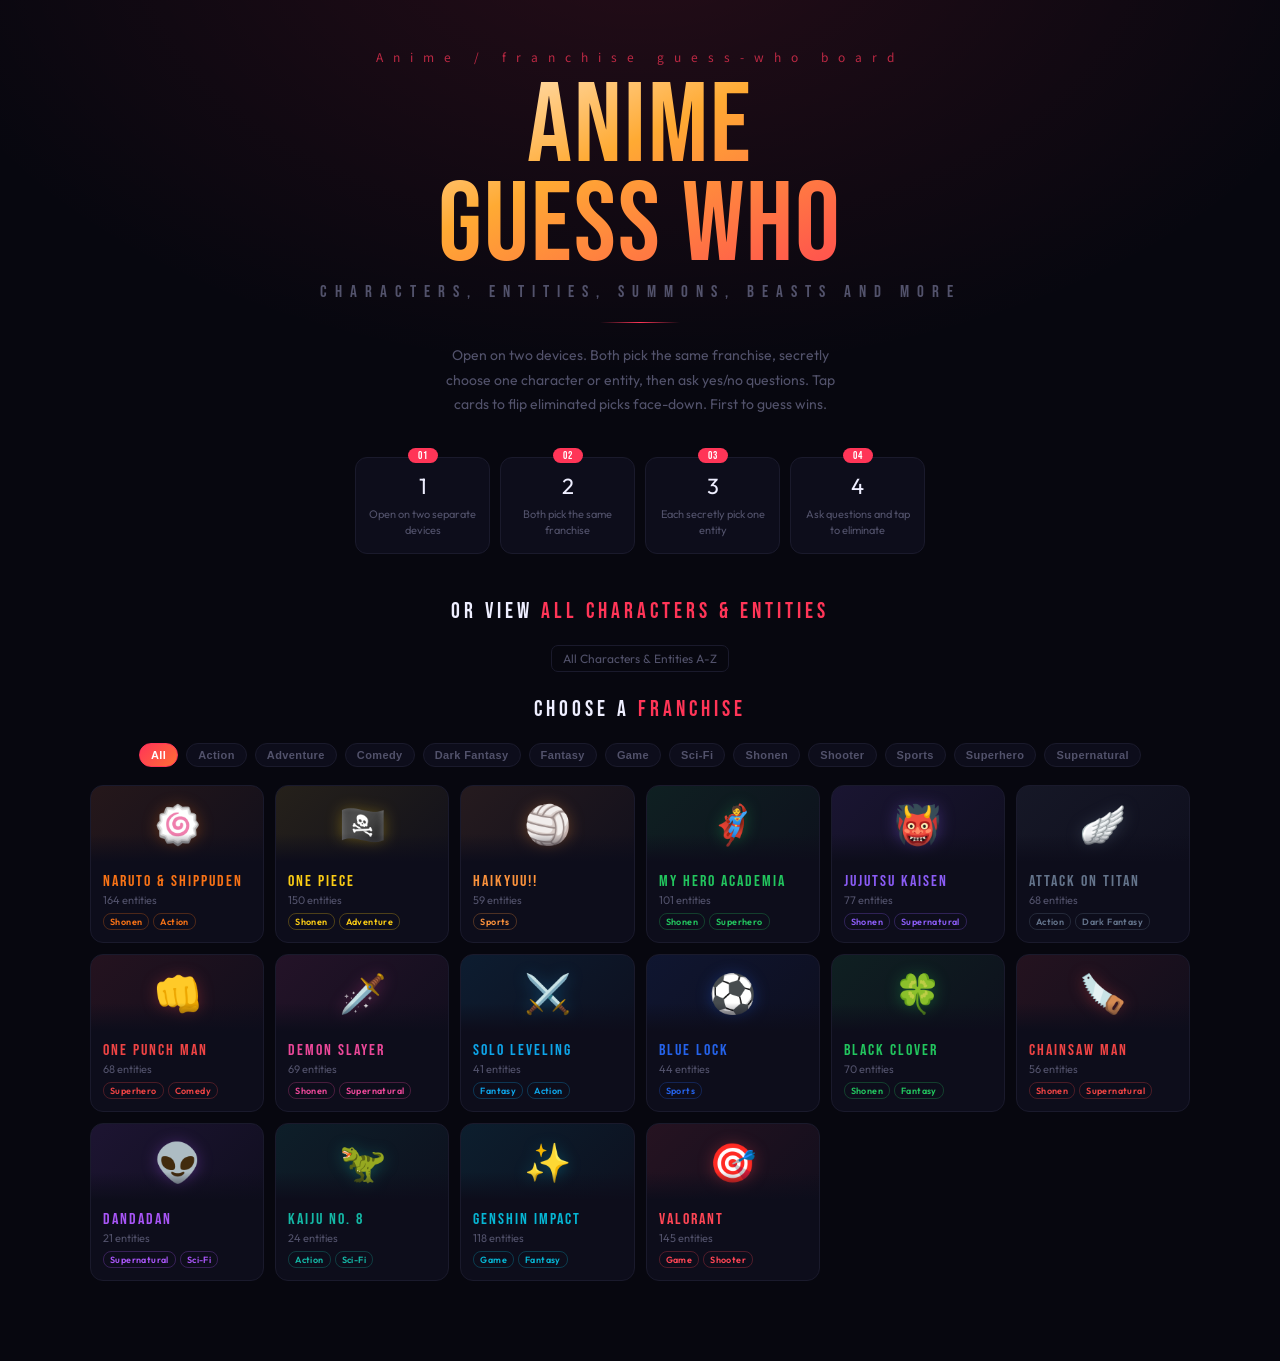
<file: index.html>
<!doctype html>
<html lang="en">
  <head>
    <meta charset="UTF-8" />
    <meta
      name="viewport"
      content="width=device-width,initial-scale=1.0,maximum-scale=1.0"
    />
    <title>Anime Guess Who</title>
    <link
      href="https://fonts.googleapis.com/css2?family=Bebas+Neue&family=Outfit:wght@300;400;600;700&family=Noto+Sans+JP:wght@700&display=swap"
      rel="stylesheet"
    />
    <link rel="stylesheet" href="css/base.css" />
    <link rel="stylesheet" href="css/home.css" />
    <link rel="stylesheet" href="css/game.css" />
    <link rel="stylesheet" href="css/card.css" />
  </head>
  <body>
    <div id="home" class="screen active">
      <div class="hglow"></div>
      <div class="hero">
        <span class="jp">Anime / franchise guess-who board</span>
        <div class="title">ANIME<br />GUESS WHO</div>
        <div class="subtitle">
          CHARACTERS, ENTITIES, SUMMONS, BEASTS AND MORE
        </div>
        <div class="rule"></div>
        <p class="desc">
          Open on two devices. Both pick the same franchise, secretly choose one
          character or entity, then ask yes/no questions. Tap cards to flip
          eliminated picks face-down. First to guess wins.
        </p>
      </div>
      <div class="how">
        <div class="step" data-n="01">
          <div class="step-i">1</div>
          <div class="step-t">Open on two separate devices</div>
        </div>
        <div class="step" data-n="02">
          <div class="step-i">2</div>
          <div class="step-t">Both pick the same franchise</div>
        </div>
        <div class="step" data-n="03">
          <div class="step-i">3</div>
          <div class="step-t">Each secretly pick one entity</div>
        </div>
        <div class="step" data-n="04">
          <div class="step-i">4</div>
          <div class="step-t">Ask questions and tap to eliminate</div>
        </div>
      </div>
      <div class="sec">OR VIEW <span>ALL CHARACTERS &amp; ENTITIES</span></div>
      <div style="text-align: center; margin-bottom: 24px">
        <button class="rbtn" id="allchars-btn">
          All Characters &amp; Entities A-Z
        </button>
      </div>
      <div class="sec">CHOOSE A <span>FRANCHISE</span></div>
      <div class="catbar" id="catbar"></div>
      <div class="agrid" id="agrid"></div>
    </div>

    <div id="game" class="screen">
      <div class="ghead">
        <div class="ghl">
          <button class="back" id="back-btn">Back</button>
          <div class="gtitle" id="gtitle"></div>
        </div>
        <div class="stats">
          <div class="pill">Active: <b id="sa">0</b></div>
          <div class="pill">Eliminated: <b id="se">0</b></div>
        </div>
        <div class="gactions">
          <button class="rbtn" id="reset-btn">Reset</button>
        </div>
      </div>
      <div class="board">
        <div class="tip">
          <span style="font-size: 18px">Play</span>
          <div class="tip-t">
            <strong>Lock in your secret pick from the board.</strong>
            Tap cards to flip them face-down, or use the secret-card dock so you
            never lose track of your chosen card.
            <span class="tip-hint"
              >Right-click any card to upload a custom image for that entity
              during the current session.</span
            >
          </div>
        </div>
        <div class="board-tools">
          <section id="secret-card-panel" class="secret-card-panel"></section>
          <section id="board-options" class="board-options"></section>
        </div>
        <div id="dataset-status" class="dataset-status"></div>
        <div class="cgrid" id="cgrid"></div>
      </div>
    </div>

    <script src="js/data.js"></script>
    <script src="js/api.js"></script>
    <script src="js/ui.js"></script>
    <script src="js/game.js"></script>
    <script src="js/main.js"></script>
  </body>
</html>
</file>
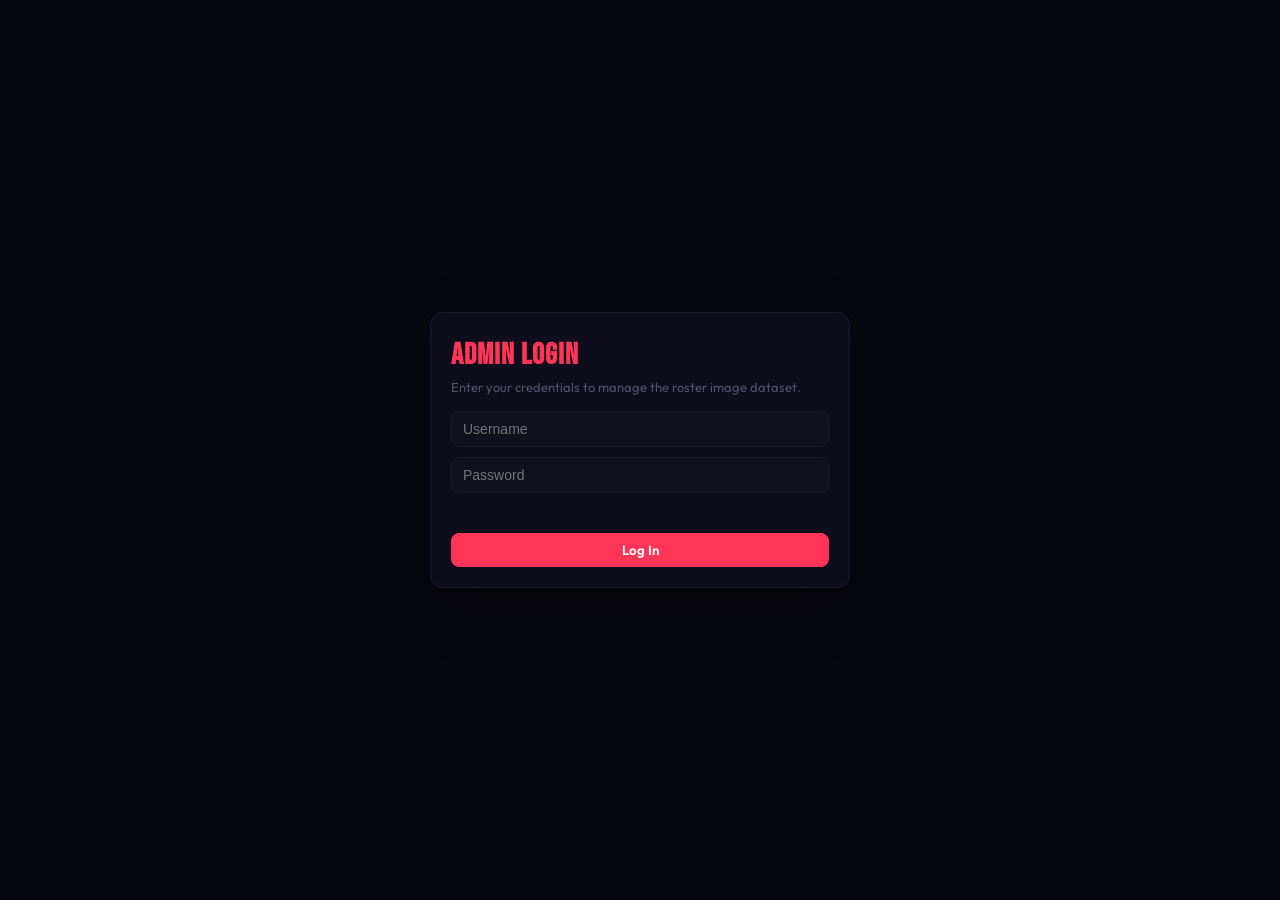
<file: admin.html>
<!DOCTYPE html>
<html lang="en">
<head>
<meta charset="UTF-8" />
<meta name="viewport" content="width=device-width,initial-scale=1.0" />
<title>Roster Dataset Admin</title>
<link href="https://fonts.googleapis.com/css2?family=Bebas+Neue&family=Outfit:wght@300;400;600;700&display=swap" rel="stylesheet" />
<link rel="stylesheet" href="css/base.css" />
<link rel="stylesheet" href="css/admin.css" />
</head>
<body>
  <div id="login-screen" class="login-wrap">
    <div class="login-box">
      <h1 class="login-title">Admin Login</h1>
      <p class="login-sub">Enter your credentials to manage the roster image dataset.</p>
      <form id="login-form" class="login-form">
        <input
          id="admin-username"
          class="login-input"
          type="text"
          autocomplete="username"
          placeholder="Username"
        />
        <input
          id="admin-password"
          class="login-input"
          type="password"
          autocomplete="current-password"
          placeholder="Password"
        />
        <div id="login-error" class="login-error" aria-live="polite"></div>
        <button type="submit" class="btn login-btn">Log In</button>
      </form>
    </div>
  </div>

  <main id="admin-app" class="admin-wrap" style="display:none">
    <header class="admin-head">
      <h1>Roster Admin</h1>
      <p>Manage franchise rosters, fill missing images, hide unsupported entries, and export a clean dataset JSON for the game.</p>
      <div class="admin-actions">
        <a class="btn ghost" href="index.html">Back to Game</a>
        <button class="btn ghost" id="rebuild-btn">Rebuild from Roster</button>
        <button class="btn" id="add-character-btn">Add Entity</button>
        <button class="btn" id="export-btn">Export Updated Dataset</button>
      </div>
    </header>

    <section class="toolbar">
      <input id="search" type="search" placeholder="Search franchise, entity, or AniList ID..." />
      <select id="anime-filter" class="anime-filter">
        <option value="all">All rosters</option>
      </select>
      <label class="toggle-chip">
        <input id="missing-only-toggle" type="checkbox" />
        Missing only
      </label>
      <div class="stat" id="stats">Loading...</div>
    </section>

    <section id="summary-grid" class="summary-grid"></section>
    <section id="list" class="list"></section>
  </main>

  <script src="js/data.js"></script>
  <script src="js/admin.js"></script>
</body>
</html>
</file>
<file: css/base.css>
/* base.css — Variables, reset, animations */
:root {
  --bg:#07070f; --surface:#0d0d1b; --card:#10101e;
  --border:#1a1a2c; --text:#eeeeff; --muted:#52526b;
  --accent:#ff3557; --gold:#ffaa33; --radius:13px;
  --font-d:'Bebas Neue',sans-serif; --font-b:'Outfit',sans-serif;
}
*,*::before,*::after { box-sizing:border-box; margin:0; padding:0; }
html,body { width:100%; min-height:100vh; background:var(--bg); color:var(--text); font-family:var(--font-b); overflow-x:hidden; }
.screen { display:none; }
.screen.active { display:block; }
#home.active { display:flex; flex-direction:column; align-items:center; }
@keyframes cin { from{opacity:0;transform:translateY(12px)} to{opacity:1;transform:none} }
::-webkit-scrollbar{width:5px} ::-webkit-scrollbar-track{background:var(--bg)} ::-webkit-scrollbar-thumb{background:var(--border);border-radius:3px}
.loading-screen { grid-column:1/-1; text-align:center; padding:70px 20px; }
.load-bar-wrap { width:260px; height:4px; background:var(--border); border-radius:2px; margin:14px auto 0; overflow:hidden; }
.load-bar { height:100%; background:var(--accent); border-radius:2px; width:0%; transition:width .3s; }
</file>
<file: css/home.css>
/* home.css — Hero, steps, anime grid */
#home { min-height:100vh; padding:48px 20px 80px; position:relative; }
.hglow { position:absolute; inset:0; background:radial-gradient(ellipse 90% 50% at 50% -5%,rgba(255,53,87,.12) 0%,transparent 65%); pointer-events:none; }
.hero { position:relative; z-index:1; text-align:center; max-width:680px; }
.jp { font-family:'Noto Sans JP',sans-serif; font-size:12px; letter-spacing:10px; color:var(--accent); opacity:.7; display:block; margin-bottom:14px; }
.title { font-family:var(--font-d); font-size:clamp(54px,12vw,112px); line-height:.88; background:linear-gradient(155deg,#fff 0%,#ffaa33 42%,#ff3557 100%); -webkit-background-clip:text; -webkit-text-fill-color:transparent; background-clip:text; letter-spacing:2px; margin-bottom:6px; }
.subtitle { font-family:var(--font-d); font-size:clamp(12px,2.4vw,17px); letter-spacing:8px; color:var(--muted); margin-bottom:20px; }
.rule { width:80px; height:1px; background:linear-gradient(90deg,transparent,var(--accent),transparent); margin:0 auto 20px; }
.desc { font-size:14px; line-height:1.75; color:var(--muted); max-width:420px; margin:0 auto 40px; }
.how { display:flex; gap:10px; flex-wrap:wrap; justify-content:center; margin-bottom:44px; position:relative; z-index:1; }
.step { background:var(--surface); border:1px solid var(--border); border-radius:12px; padding:14px 12px; width:135px; text-align:center; position:relative; }
.step::before { content:attr(data-n); position:absolute; top:-10px; left:50%; transform:translateX(-50%); background:var(--accent); color:#fff; font-family:var(--font-d); font-size:11px; letter-spacing:1px; padding:1px 10px; border-radius:20px; }
.step-i { font-size:22px; margin-bottom:6px; }
.step-t { font-size:11px; color:var(--muted); line-height:1.5; }
.sec { font-family:var(--font-d); font-size:22px; letter-spacing:4px; text-align:center; margin-bottom:20px; position:relative; z-index:1; }
.sec span { color:var(--accent); }
.catbar { display:flex; flex-wrap:wrap; gap:8px; justify-content:center; margin:0 0 18px; max-width:1100px; position:relative; z-index:1; }
.catbtn { border:1px solid var(--border); background:var(--surface); color:var(--muted); border-radius:16px; padding:5px 11px; font-size:11px; font-weight:600; letter-spacing:.4px; cursor:pointer; transition:all .2s; }
.catbtn:hover { border-color:var(--accent); color:var(--accent); }
.catbtn.active { border-color:var(--accent); color:#fff; background:linear-gradient(135deg,var(--accent),#ff6f35); }
.agrid { display:grid; grid-template-columns:repeat(auto-fill,minmax(158px,1fr)); gap:11px; width:100%; max-width:1100px; position:relative; z-index:1; }
.ac { background:var(--surface); border:1px solid var(--border); border-radius:var(--radius); cursor:pointer; overflow:hidden; transition:transform .22s,border-color .22s,box-shadow .22s; opacity:0; animation:cin .3s ease forwards; }
.ac:hover { transform:translateY(-5px) scale(1.02); }
.ac-ban { height:76px; display:flex; align-items:center; justify-content:center; position:relative; overflow:hidden; }
.ac-ban::after { content:''; position:absolute; bottom:0; left:0; right:0; height:28px; background:linear-gradient(transparent,var(--surface)); }
.ac-body { padding:10px 12px 12px; }
.ac-name { font-family:var(--font-d); font-size:16px; letter-spacing:2px; margin-bottom:2px; }
.ac-count { font-size:11px; color:var(--muted); }
.ac-tags { display:flex; gap:4px; flex-wrap:wrap; margin-top:6px; }
.tag { font-size:9px; padding:2px 6px; border-radius:8px; border:1px solid; font-weight:600; letter-spacing:.4px; }
</file>
<file: css/game.css>
/* game.css — Sticky header, board, grid */
#game { min-height:100vh; }
.ghead { background:var(--surface); border-bottom:1px solid var(--border); padding:10px 14px; display:flex; align-items:center; justify-content:space-between; gap:8px; flex-wrap:wrap; position:sticky; top:0; z-index:100; }
.ghl { display:flex; align-items:center; gap:9px; }
.gactions { display:flex; gap:8px; }
.back,.rbtn { background:none; border:1px solid var(--border); color:var(--muted); border-radius:7px; padding:5px 11px; font-family:var(--font-b); font-size:12px; cursor:pointer; transition:all .2s; }
.back:hover { border-color:var(--accent); color:var(--accent); }
.rbtn:hover { border-color:#00e5cc; color:#00e5cc; }
.gtitle { font-family:var(--font-d); font-size:19px; letter-spacing:3px; }
.stats { display:flex; gap:6px; }
.pill { font-size:11px; padding:4px 10px; border-radius:16px; border:1px solid var(--border); color:var(--muted); background:var(--card); font-weight:600; }
.pill b { color:var(--text); }
.board { padding:16px 12px 60px; max-width:1800px; margin:0 auto; }
.tip { background:linear-gradient(135deg,rgba(255,53,87,.06),rgba(255,170,51,.03)); border:1px solid rgba(255,53,87,.17); border-radius:10px; padding:10px 13px; display:flex; align-items:center; gap:9px; margin-bottom:16px; flex-wrap:wrap; }
.tip-t { font-size:12.5px; color:var(--muted); line-height:1.5; }
.tip-t strong { color:var(--accent); }
.tip-hint { font-size:11px; color:var(--muted); opacity:.6; margin-top:2px; display:block; }
.board-tools { display:grid; grid-template-columns:minmax(260px,420px) minmax(220px,360px); gap:12px; margin:0 0 16px; align-items:start; justify-content:center; }
.secret-card-panel,.board-options { border:1px solid var(--border); border-radius:14px; background:var(--card); }
.secret-card-panel { padding:12px; display:grid; gap:10px; transition:border-color .2s, box-shadow .2s, transform .2s; grid-column:1 / -1; width:min(100%,420px); justify-self:center; order:2; }
.secret-card-panel.is-armed { border-color:var(--accent); box-shadow:0 0 0 1px rgba(255,53,87,.22); }
.secret-card-panel.is-drop-target { border-color:#00e5cc; box-shadow:0 0 0 1px rgba(0,229,204,.24); transform:translateY(-1px); }
.secret-card-dropzone { min-height:112px; display:flex; align-items:center; justify-content:center; gap:12px; border:1px dashed rgba(255,255,255,.09); border-radius:12px; padding:12px; background:linear-gradient(145deg,rgba(255,255,255,.03),rgba(255,255,255,.01)); }
.secret-card-dropzone.has-card { min-height:0; }
.secret-card-preview { width:115px; max-width:100%; }
.secret-card-preview .fc { opacity:1; animation:none; cursor:default; }
.secret-card-preview .fc:hover .ff { border-color:var(--border); box-shadow:none; }
.secret-card-preview .fc:hover .cimg { transform:none; }
.secret-card-preview .fc.secret-selected { transform:none; }
.secret-preview-media { width:84px; height:84px; border-radius:10px; overflow:hidden; flex:0 0 84px; background:#0f1420; border:1px solid rgba(255,255,255,.08); display:flex; align-items:center; justify-content:center; }
.secret-preview-img { width:100%; height:100%; object-fit:cover; display:block; }
.secret-preview-fallback { width:100%; height:100%; display:flex; align-items:center; justify-content:center; font-size:30px; }
.secret-placeholder,.secret-preview-copy { display:grid; gap:4px; }
.secret-placeholder { text-align:center; justify-items:center; }
.secret-kicker { font-size:11px; letter-spacing:1.6px; text-transform:uppercase; color:var(--muted); }
.secret-name { font-family:var(--font-d); font-size:22px; letter-spacing:1px; color:var(--text); line-height:1.05; }
.secret-meta { font-size:12px; color:var(--muted); }
.secret-card-actions { display:flex; gap:8px; flex-wrap:wrap; justify-content:center; }
.secret-btn[disabled] { opacity:.45; cursor:not-allowed; }
.board-options { padding:8px 10px; display:none; align-items:center; justify-self:center; width:auto; grid-column:1 / -1; order:1; border-radius:999px; }
.option-toggle { display:inline-flex; gap:10px; align-items:center; cursor:pointer; }
.option-toggle input { position:absolute; opacity:0; pointer-events:none; }
.option-toggle-ui { width:34px; height:20px; border-radius:999px; background:rgba(255,255,255,.09); border:1px solid rgba(255,255,255,.12); position:relative; transition:background .2s, border-color .2s; flex:0 0 auto; }
.option-toggle-ui::after { content:""; position:absolute; top:2px; left:2px; width:14px; height:14px; border-radius:50%; background:#fff; transition:transform .2s; }
.option-toggle input:checked + .option-toggle-ui { background:rgba(255,53,87,.22); border-color:rgba(255,53,87,.45); }
.option-toggle input:checked + .option-toggle-ui::after { transform:translateX(14px); background:var(--accent); }
.option-copy { display:grid; gap:1px; }
.option-copy strong { font-size:11px; color:var(--text); letter-spacing:.8px; text-transform:uppercase; }
.option-copy span { font-size:10px; line-height:1.3; color:var(--muted); }
.dataset-status { margin:0 0 16px; padding:10px 13px; border-radius:10px; border:1px solid var(--border); background:var(--card); color:var(--muted); font-size:12px; line-height:1.5; }
.cgrid { display:grid; grid-template-columns:repeat(auto-fill,minmax(115px,1fr)); gap:9px; }
.fc.secret-selected { transform:translateY(-2px); }
.fc.secret-selected .imgw { box-shadow:0 0 0 2px rgba(255,53,87,.45), 0 18px 30px rgba(0,0,0,.35); }
@media(max-width:900px) { .board-tools { grid-template-columns:1fr; } }
@media(max-width:480px) { .cgrid { grid-template-columns:repeat(3,1fr); gap:7px; } }

/* upload modal */
#upload-modal { position:fixed; inset:0; z-index:999; display:flex; align-items:center; justify-content:center; }
.modal-bg { position:absolute; inset:0; background:rgba(0,0,0,.75); backdrop-filter:blur(4px); }
.modal-box { position:relative; z-index:1; background:var(--surface); border:1px solid var(--border); border-radius:16px; padding:24px; width:min(380px,92vw); box-shadow:0 20px 60px rgba(0,0,0,.5); }
.modal-title { font-family:var(--font-d); font-size:20px; letter-spacing:2px; color:var(--accent); margin-bottom:8px; }
.modal-sub { font-size:13px; color:var(--muted); margin-bottom:14px; line-height:1.5; }
.modal-input { width:100%; background:var(--card); border:1px solid var(--border); border-radius:8px; padding:9px 12px; color:var(--text); font-family:var(--font-b); font-size:13px; margin-bottom:10px; outline:none; }
.modal-input:focus { border-color:var(--accent); }
.modal-or { text-align:center; font-size:12px; color:var(--muted); margin-bottom:10px; }
.modal-file { width:100%; color:var(--muted); font-size:12px; margin-bottom:16px; }
.modal-btns { display:flex; gap:8px; justify-content:flex-end; }
.modal-btn { border-radius:8px; padding:7px 16px; font-family:var(--font-b); font-size:13px; cursor:pointer; border:none; }
.modal-btn.cancel { background:var(--card); border:1px solid var(--border); color:var(--muted); }
.modal-btn.confirm { background:var(--accent); color:#fff; font-weight:600; }
</file>
<file: css/card.css>
/* card.css — Flip card */
.fc { perspective:1000px; cursor:pointer; aspect-ratio:2/3; opacity:0; animation:cin .3s ease forwards; }
.fci { position:relative; width:100%; height:100%; transform-style:preserve-3d; transition:transform .46s cubic-bezier(.4,0,.2,1); border-radius:var(--radius); }
.fc.flipped .fci { transform:rotateY(180deg); }
.ff,.fb { position:absolute; inset:0; backface-visibility:hidden; border-radius:var(--radius); overflow:hidden; }
.ff { background:var(--card); border:1.5px solid var(--border); display:flex; flex-direction:column; transition:border-color .2s,box-shadow .2s; }
.fc:hover:not(.flipped) .ff { border-color:var(--hc,#ffaa33); box-shadow:0 0 16px var(--hg,rgba(255,170,51,.25)); }
.imgw { flex:1; position:relative; overflow:hidden; background:#080814; min-height:0; }
.cimg { width:100%; height:100%; object-fit:cover; object-position:top center; display:block; transition:transform .3s; }
.fc:hover:not(.flipped) .cimg { transform:scale(1.07); }
.cfb { display:none; width:100%; height:100%; position:absolute; inset:0; align-items:center; justify-content:center; flex-direction:column; gap:5px; }
.cfb-nm { font-size:9.5px; color:var(--muted); text-align:center; padding:0 5px; line-height:1.3; }
.ov { position:absolute; bottom:0; left:0; right:0; height:60%; background:linear-gradient(transparent,rgba(7,7,15,.97)); }
.ci { position:absolute; bottom:0; left:0; right:0; padding:6px 7px 7px; }
.cn { font-weight:700; font-size:10.5px; line-height:1.25; margin-bottom:3px; text-shadow:0 1px 5px rgba(0,0,0,.95); }
.cb { font-size:8px; font-weight:700; letter-spacing:.3px; padding:1px 5px; border-radius:5px; display:inline-block; }
.fb { transform:rotateY(180deg); background:var(--card); border:1.5px solid rgba(255,53,87,.2); display:flex; flex-direction:column; align-items:center; justify-content:center; gap:6px; padding:8px; }
.bpat { position:absolute; inset:0; background:repeating-linear-gradient(45deg,transparent,transparent 8px,rgba(255,53,87,.03) 8px,rgba(255,53,87,.03) 9px); }
.bx { font-size:32px; color:var(--accent); opacity:.35; line-height:1; position:relative; z-index:1; }
.bl { font-size:8.5px; color:var(--muted); letter-spacing:2px; text-transform:uppercase; position:relative; z-index:1; }
.bn { font-size:8.5px; color:var(--muted); text-align:center; position:relative; z-index:1; line-height:1.3; }
</file>
<file: css/admin.css>
.admin-wrap {
  max-width: 1320px;
  margin: 0 auto;
  padding: 24px 16px 60px;
}

.admin-head h1 {
  font-family: var(--font-d);
  font-size: 40px;
  letter-spacing: 2px;
  color: var(--accent);
}

.admin-head p {
  margin-top: 8px;
  color: var(--muted);
  font-size: 14px;
}

.admin-actions {
  margin-top: 14px;
  display: flex;
  gap: 10px;
  flex-wrap: wrap;
}

.btn {
  border: 1px solid var(--accent);
  background: var(--accent);
  color: #fff;
  border-radius: 8px;
  padding: 8px 12px;
  font-weight: 600;
  font-family: var(--font-b);
  cursor: pointer;
  text-decoration: none;
}

.btn[disabled] {
  opacity: 0.45;
  cursor: not-allowed;
}

.btn.ghost {
  background: transparent;
  border-color: var(--border);
  color: var(--text);
}

.toolbar {
  margin-top: 22px;
  display: flex;
  gap: 10px;
  align-items: center;
  flex-wrap: wrap;
}

.toolbar input[type='search'] {
  flex: 1 1 320px;
  background: var(--card);
  border: 1px solid var(--border);
  color: var(--text);
  border-radius: 8px;
  padding: 10px 12px;
  outline: none;
}

.toolbar .anime-filter {
  min-width: 220px;
  background: var(--card);
  border: 1px solid var(--border);
  color: var(--text);
  border-radius: 8px;
  padding: 10px 12px;
  outline: none;
}

.toggle-chip {
  display: inline-flex;
  align-items: center;
  gap: 8px;
  padding: 10px 12px;
  border-radius: 10px;
  background: var(--card);
  border: 1px solid var(--border);
  color: var(--text);
  font-size: 13px;
}

.stat {
  font-size: 12px;
  color: var(--muted);
}

.summary-grid {
  margin-top: 18px;
  display: grid;
  grid-template-columns: repeat(auto-fill, minmax(220px, 1fr));
  gap: 12px;
}

.summary-card {
  appearance: none;
  font: inherit;
  text-align: left;
  padding: 14px;
  border-radius: 12px;
  border: 1px solid var(--border);
  background: var(--surface);
  color: var(--text);
  cursor: pointer;
}

.summary-card.active {
  border-color: var(--accent);
  box-shadow: 0 0 0 1px color-mix(in srgb, var(--accent) 45%, transparent);
}

.summary-name {
  font-weight: 700;
  font-size: 14px;
}

.summary-meta {
  margin-top: 6px;
  color: var(--muted);
  font-size: 12px;
  line-height: 1.45;
}

.summary-bar {
  margin-top: 10px;
  height: 8px;
  border-radius: 999px;
  overflow: hidden;
  background: var(--card);
  border: 1px solid var(--border);
}

.summary-bar span {
  display: block;
  height: 100%;
  border-radius: inherit;
  background: linear-gradient(90deg, var(--accent), #34d399);
}

.list {
  margin-top: 18px;
  display: grid;
  grid-template-columns: repeat(auto-fill, minmax(340px, 1fr));
  gap: 12px;
}

.row {
  border: 1px solid var(--border);
  background: var(--surface);
  border-radius: 12px;
  padding: 12px;
}

.row-head {
  display: flex;
  justify-content: space-between;
  gap: 10px;
}

.name {
  font-size: 15px;
  font-weight: 700;
  color: var(--text);
}

.anime {
  margin-top: 4px;
  font-size: 12px;
  color: var(--muted);
}

.chips {
  display: flex;
  align-items: flex-start;
  gap: 6px;
  flex-wrap: wrap;
  justify-content: flex-end;
}

.chip {
  display: inline-flex;
  align-items: center;
  padding: 4px 8px;
  border-radius: 999px;
  background: var(--card);
  border: 1px solid var(--border);
  color: var(--muted);
  font-size: 11px;
}

.chip.warn {
  border-color: rgba(255, 193, 7, 0.35);
  color: #ffd166;
}

.row-meta-grid {
  margin-top: 10px;
  display: grid;
  grid-template-columns: repeat(2, minmax(0, 1fr));
  gap: 10px;
}

.meta-line {
  display: flex;
  flex-direction: column;
  gap: 6px;
}

.meta-line label {
  font-size: 11px;
  color: var(--muted);
  letter-spacing: 0.3px;
  text-transform: uppercase;
}

.meta-line input {
  background: var(--card);
  border: 1px solid var(--border);
  color: var(--text);
  border-radius: 8px;
  padding: 9px 10px;
  outline: none;
}

.flag {
  margin-top: 10px;
  display: inline-flex;
  align-items: center;
  gap: 8px;
  color: var(--muted);
  font-size: 12px;
}

.preview {
  margin-top: 10px;
  height: 170px;
  border-radius: 10px;
  border: 1px solid var(--border);
  background: #080812 center/contain no-repeat;
}

.preview.empty {
  display: flex;
  align-items: center;
  justify-content: center;
  color: var(--muted);
  font-size: 12px;
}

.row input[type='url'],
.row input[type='file'] {
  margin-top: 10px;
  width: 100%;
  background: var(--card);
  color: var(--text);
  border: 1px solid var(--border);
  border-radius: 8px;
  padding: 8px 10px;
}

.row-actions {
  margin-top: 10px;
  display: flex;
  gap: 8px;
  flex-wrap: wrap;
}

.row-actions .btn {
  flex: 1 1 120px;
}

.login-wrap {
  min-height: 100vh;
  display: flex;
  align-items: center;
  justify-content: center;
  padding: 24px 16px;
}

.login-box {
  width: 100%;
  max-width: 420px;
  background: var(--surface);
  border-radius: 12px;
  border: 1px solid var(--border);
  padding: 24px 20px 20px;
  box-shadow: 0 18px 45px rgba(0, 0, 0, 0.55);
}

.login-title {
  font-family: var(--font-d);
  font-size: 30px;
  letter-spacing: 1px;
  color: var(--accent);
}

.login-sub {
  margin-top: 6px;
  font-size: 13px;
  color: var(--muted);
}

.login-form {
  margin-top: 16px;
  display: flex;
  flex-direction: column;
  gap: 10px;
}

.login-input {
  background: var(--card);
  border-radius: 8px;
  border: 1px solid var(--border);
  padding: 9px 11px;
  color: var(--text);
  font-size: 14px;
  outline: none;
}

.login-input:focus {
  border-color: var(--accent);
  box-shadow: 0 0 0 1px color-mix(in srgb, var(--accent) 55%, transparent);
}

.login-error {
  min-height: 16px;
  font-size: 12px;
  color: #ff6b6b;
}

.login-btn {
  width: 100%;
  margin-top: 4px;
  justify-content: center;
  display: inline-flex;
  align-items: center;
  gap: 6px;
}

@media (max-width: 720px) {
  .row-meta-grid {
    grid-template-columns: 1fr;
  }

  .summary-grid {
    grid-template-columns: 1fr;
  }
}
</file>
